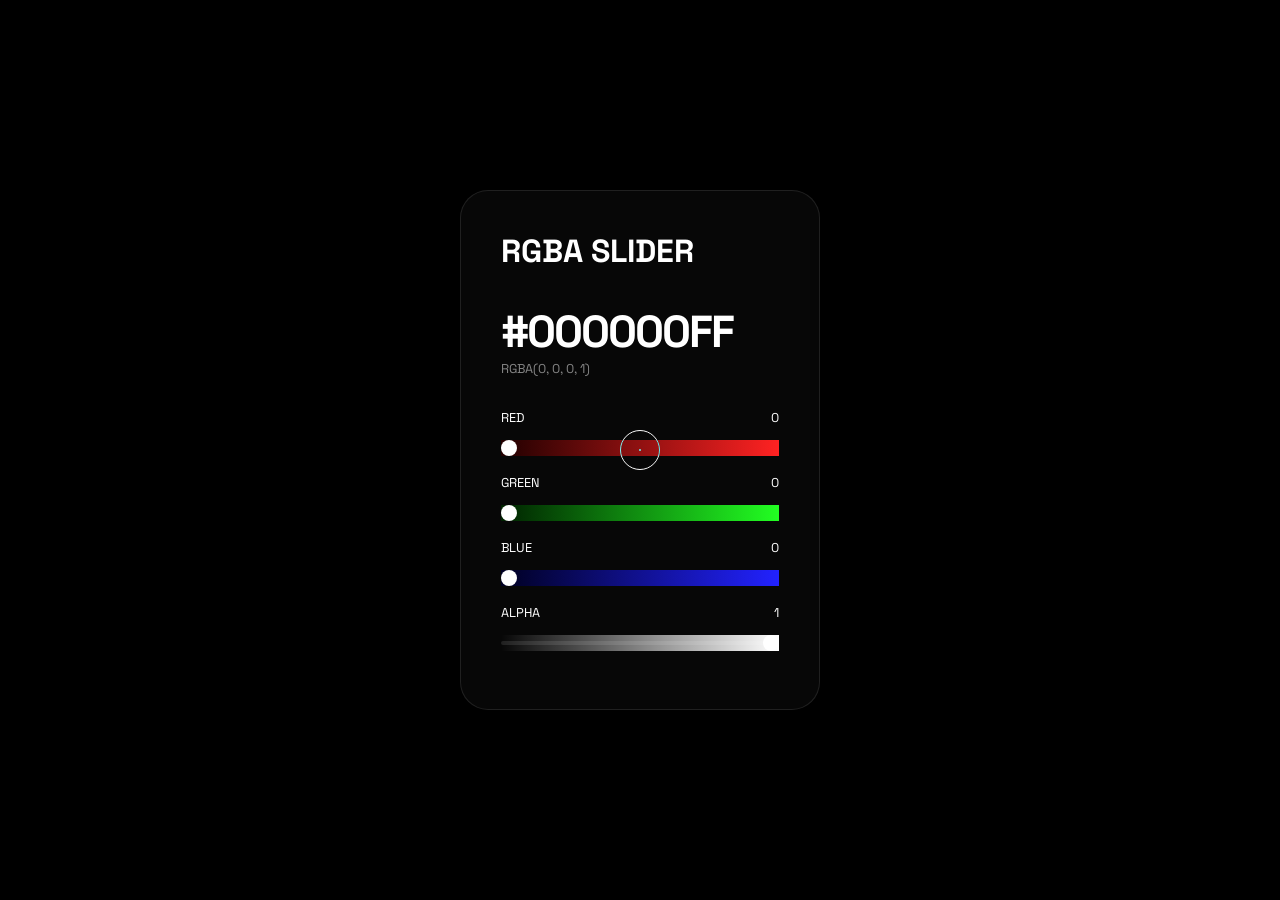
<file: index.html>
<!DOCTYPE html>
<html lang="es">
<head>
    <meta charset="UTF-8">
    <title>actividad en clase</title>
    <link rel="stylesheet" href="style.css">
    <link rel="stylesheet" href="https://fonts.googleapis.com/css2?family=Space+Grotesk:wght@300;500;700&display=swap">
</head>
<body>
    <canvas id="Canvas"></canvas>
    <div class="vignette"></div>

    <div id="cursor">
        <div class="precision-dot"></div>
    </div>

    <main class="glass-card">
        <header>
          <h1>RGBA SLIDER</h1>
        </header>

        <div class="visualizer">
            <div id="hex-code">#000000FF</div>
            <div class="rgb-labels">
                <span id="rgb-display">rgba(0, 0, 0, 1)</span>
            </div>
        </div>
        
        <div class="controls">
            <div class="field">
                <div class="info"><span>Red</span><span id="valR">0</span></div>
                <input type="range" id="r" min="0" max="255" value="0" class="slider-r">
            </div>

            <div class="field">
                <div class="info"><span>Green</span><span id="valG">0</span></div>
                <input type="range" id="g" min="0" max="255" value="0" class="slider-g">
            </div>

            <div class="field">
                <div class="info"><span>Blue</span><span id="valB">0</span></div>
                <input type="range" id="b" min="0" max="255" value="0" class="slider-b">
            </div>

            <div class="field">
                <div class="info"><span>Alpha</span><span id="valA">1</span></div>
                <input type="range" id="a" min="0" max="1" step="0.01" value="1" class="slider-a">
            </div>
        </div>
    </main>

    <script src="main.js"></script>
</body>
</html>
</file>
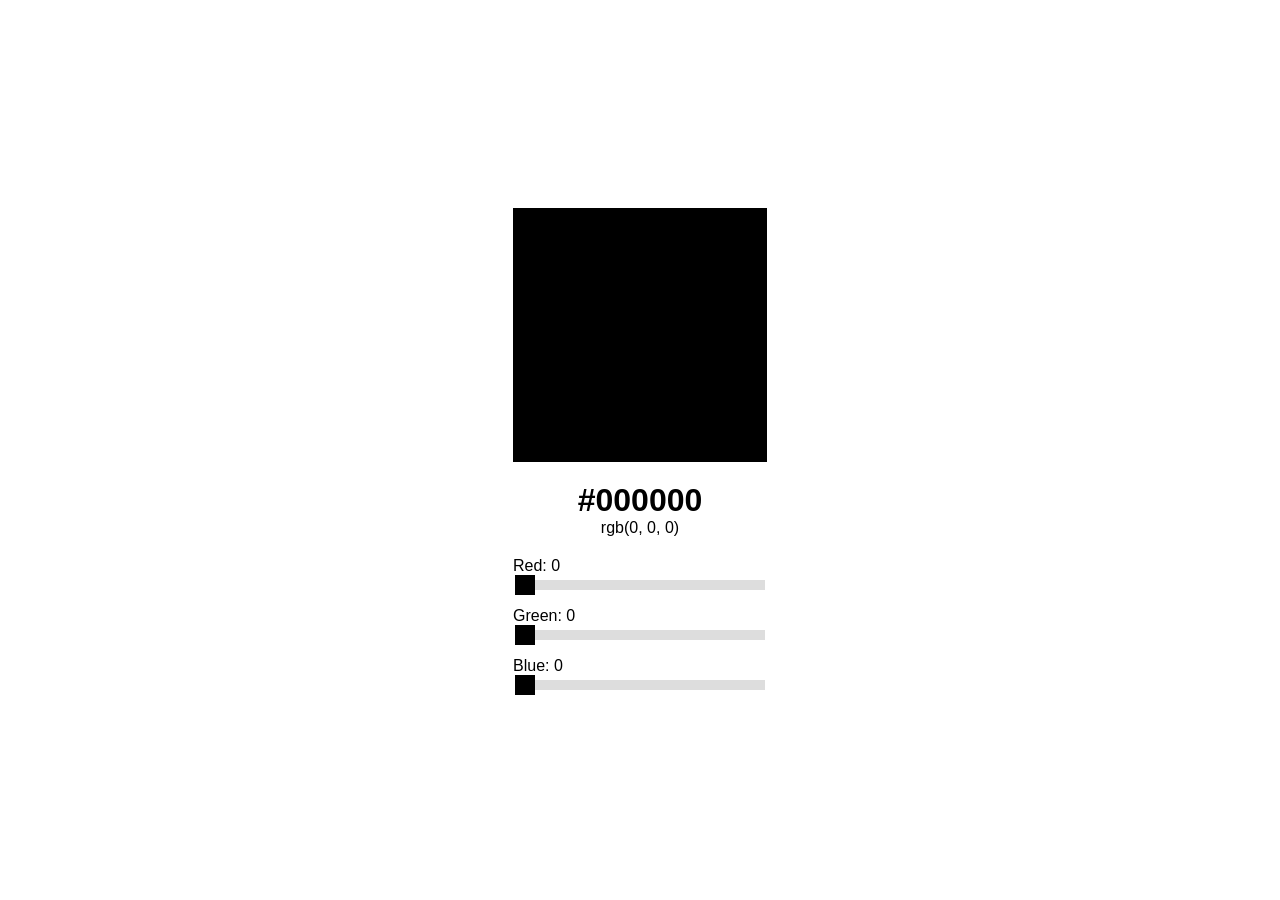
<file: index2.html>
<!DOCTYPE html>
<html lang="es">
<head>
    <meta charset="UTF-8">
    <title>RGB SLIDER</title>
    <link rel="stylesheet" href="style2.css">
</head>
<body>
    <div id="color-box"></div>
    <div id="hex-code">#000000</div>
    <div id="rgb-display">rgb(0, 0, 0)</div>
    
    <div class="controls">
        <div>
            <span>Red: </span><span id="valR">0</span>
            <input type="range" id="r" min="0" max="255" value="0">
        </div>
        <div>
            <span>Green: </span><span id="valG">0</span>
            <input type="range" id="g" min="0" max="255" value="0">
        </div>
        <div>
            <span>Blue: </span><span id="valB">0</span>
            <input type="range" id="b" min="0" max="255" value="0">
        </div>
    </div>

    <script src="main2.js"></script>
</body>
</html>
</file>
<file: style.css>
* { margin: 0; padding: 0; box-sizing: border-box; cursor: none; }

body {
    height: 100vh;
    display: flex;
    justify-content: center;
    align-items: center;
    font-family: 'Space Grotesk', sans-serif;
    background: #000;
    overflow: hidden;
}

#Canvas {
    position: fixed;
    top: 0;
    left: 0;
    z-index: 0;
}

.vignette {
    position: fixed;
    inset: 0;
    background: radial-gradient(circle, transparent 30%, rgba(0,0,0,0.3) 100%);
    pointer-events: none;
    z-index: 1;
}

#cursor {
    position: fixed;
    width: 40px;
    height: 40px;
    border: 1.5px solid white;
    border-radius: 50%;
    pointer-events: none;
    z-index: 100;
    transform: translate(-50%, -50%);
    mix-blend-mode: difference;
    display: flex;
    justify-content: center;
    align-items: center;
}

.precision-dot {
    width: 2px;
    height: 2px;
    background: white;
    border-radius: 50%;
}

.glass-card {
    position: relative;
    z-index: 10;
    width: 360px;
    background: rgba(10, 10, 10, 0.75);
    backdrop-filter: blur(25px);
    border: 1px solid rgba(255, 255, 255, 0.1);
    border-radius: 28px;
    padding: 2.5rem;
    color: white;
    box-shadow: 0 50px 100px rgba(0,0,0,0.5);
}

header { display: flex; justify-content: space-between; align-items: center; margin-bottom: 2rem; }
.badge { font-size: 9px; text-transform: uppercase; letter-spacing: 1.5px; color: #fff; opacity: 0.6; border: 1px solid rgba(255,255,255,0.3); padding: 2px 6px; border-radius: 4px; }

#hex-code { font-size: 2.8rem; font-weight: 700; letter-spacing: -2px; }
.rgb-labels { opacity: 0.5; font-size: 0.8rem; margin-bottom: 2rem; }

.field { margin-bottom: 1.2rem; }
.info { display: flex; justify-content: space-between; font-size: 0.8rem; text-transform: uppercase; margin-bottom: 8px; }

input[type="range"] {
    -webkit-appearance: none;
    width: 100%;
    height: 4px;
    background: rgba(255,255,255,0.1);
    border-radius: 2px;
    outline: none;
}

input[type="range"]::-webkit-slider-thumb {
    -webkit-appearance: none;
    width: 16px;
    height: 16px;
    background: #fff;
    border-radius: 50%;
    cursor: pointer;
    transition: border-radius 0.3s ease, transform 0.2s ease;
}

input[type="range"]:active::-webkit-slider-thumb {
    border-radius: 0;
    transform: scale(1.2);
}

.slider-r::-webkit-slider-runnable-track { background: linear-gradient(90deg, #200, #f22); }
.slider-g::-webkit-slider-runnable-track { background: linear-gradient(90deg, #020, #2f2); }
.slider-b::-webkit-slider-runnable-track { background: linear-gradient(90deg, #002, #22f); }
.slider-a::-webkit-slider-runnable-track { background: linear-gradient(90deg, transparent, #fff); }
</file>
<file: style2.css>
body {
    display: flex;
    flex-direction: column;
    align-items: center;
    justify-content: center;
    height: 100vh;
    margin: 0;
    font-family: sans-serif;
    background: #fff;
    color: #000;
}

#color-box {
    width: 250px;
    height: 250px;
    background-color: rgb(0, 0, 0);
    border: 2px solid #000;
    margin-bottom: 20px;
}

#hex-code {
    font-size: 2rem;
    font-weight: bold;
}

#rgb-display {
    margin-bottom: 20px;
}

.controls {
    display: flex;
    flex-direction: column;
    gap: 15px;
}

input[type="range"] {
    -webkit-appearance: none;
    width: 250px;
    height: 10px;
    background: #ddd;
    outline: none;
    display: block;
    margin-top: 5px;
}

input[type="range"]::-webkit-slider-thumb {
    -webkit-appearance: none;
    width: 20px;
    height: 20px;
    background: #000;
    cursor: pointer;
    border-radius: 0;
}
</file>
